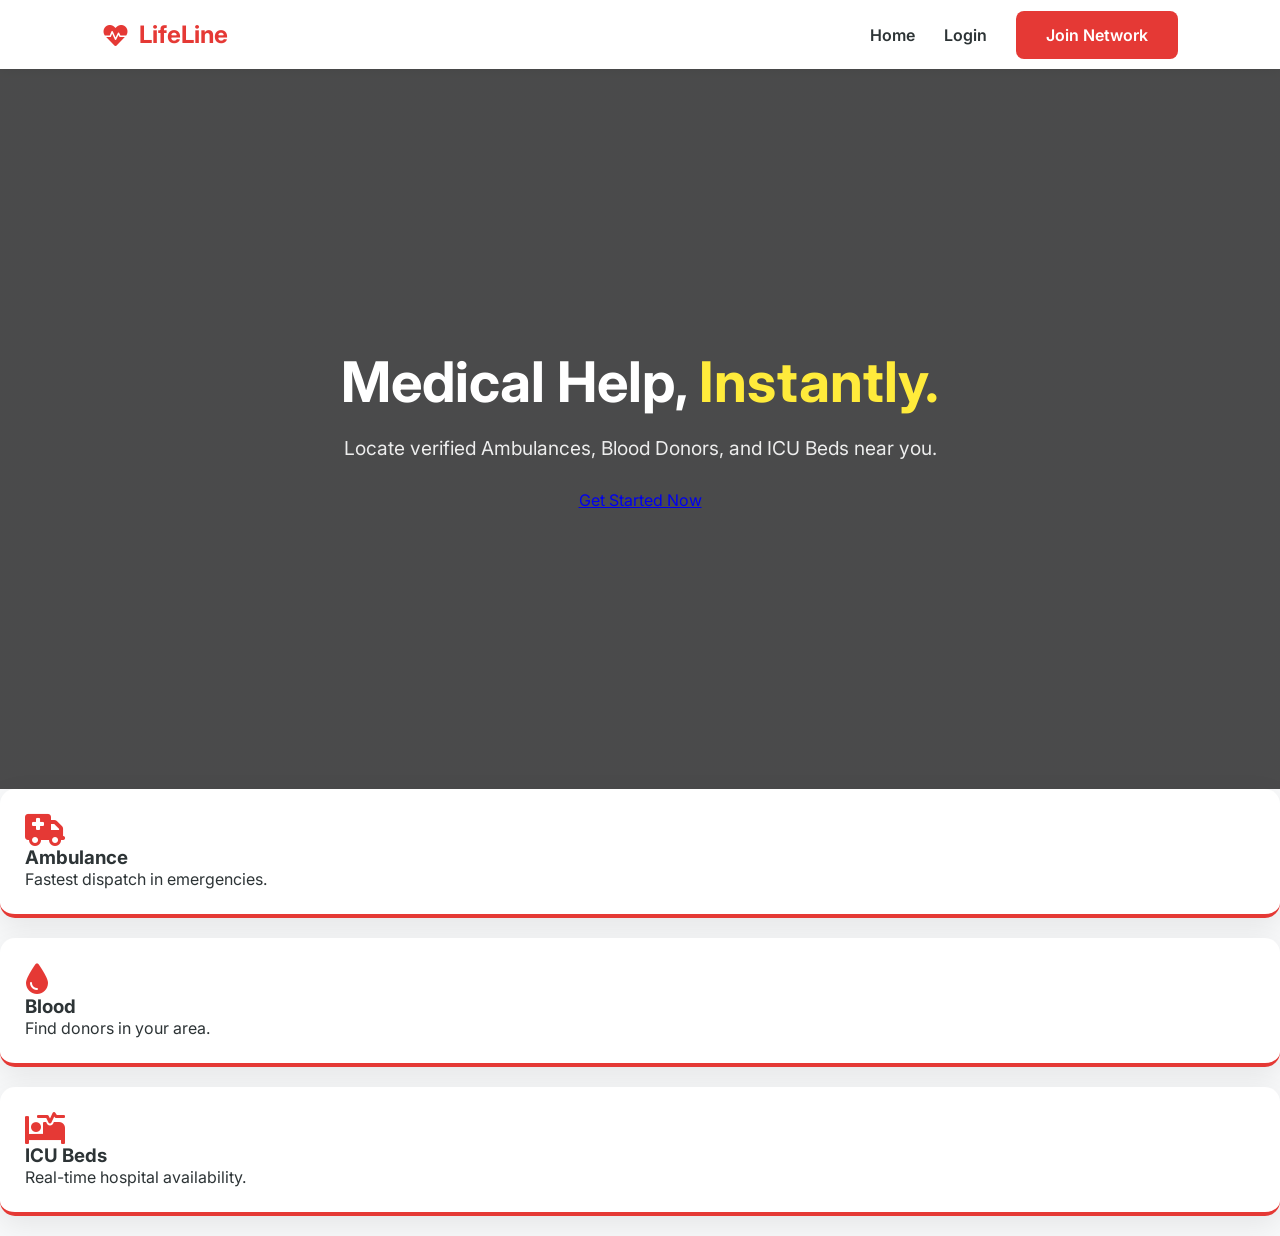
<file: emergency-frontend/index.html>
<!DOCTYPE html>
<html lang="en">
<head>
    <meta charset="UTF-8">
    <title>LifeLine | Medical Emergency Locator</title>
    <link rel="stylesheet" href="style.css">
    <link rel="stylesheet" href="https://cdnjs.cloudflare.com/ajax/libs/font-awesome/6.0.0/css/all.min.css">
</head>
<body>
    <nav>
        <div class="logo"><i class="fas fa-heartbeat"></i> LifeLine</div>
        <div class="nav-links">
            <a href="index.html">Home</a>
            <a href="login.html">Login</a>
            <a href="register.html" class="btn-main" style="color:white">Join Network</a>
        </div>
    </nav>

    <header class="hero">
        <h1>Medical Help, <span style="color:#ffeb3b">Instantly.</span></h1>
        <p>Locate verified Ambulances, Blood Donors, and ICU Beds near you.</p>
        <a href="register.html" class="btn">Get Started Now</a>
    </header>

    <section class="services">
        <div class="cards">
            <div class="card">
                <i class="fas fa-ambulance fa-2x" style="color:#e53935"></i>
                <h3>Ambulance</h3>
                <p>Fastest dispatch in emergencies.</p>
            </div>
            <div class="card">
                <i class="fas fa-tint fa-2x" style="color:#e53935"></i>
                <h3>Blood</h3>
                <p>Find donors in your area.</p>
            </div>
            <div class="card">
                <i class="fas fa-procedures fa-2x" style="color:#e53935"></i>
                <h3>ICU Beds</h3>
                <p>Real-time hospital availability.</p>
            </div>
        </div>
    </section>
</body>
</html>
</file>
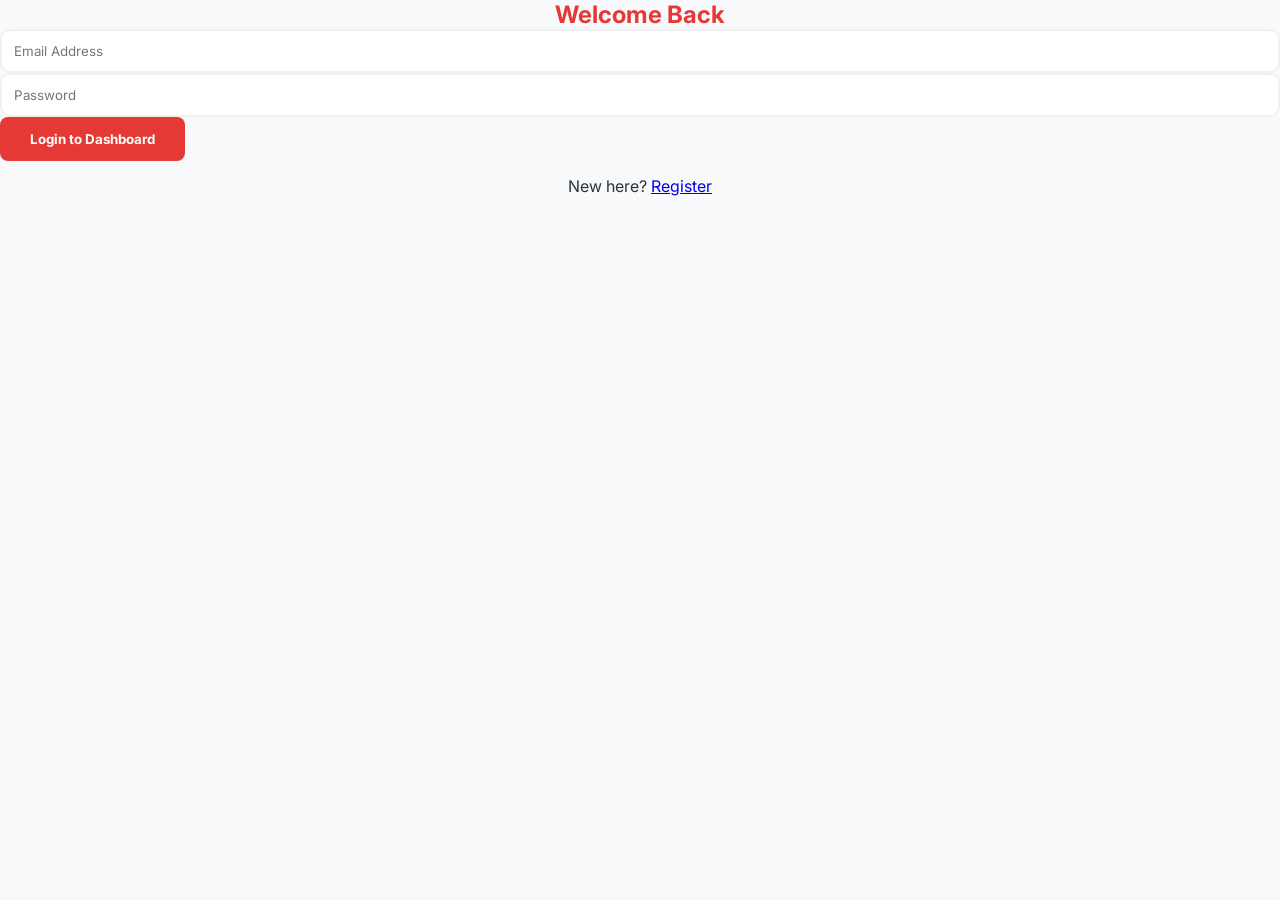
<file: emergency-frontend/admin-dashboard.html>
<!DOCTYPE html>
<html lang="en">
<head>
    <meta charset="UTF-8">
    <title>Admin Panel | LifeLine</title>
    <link rel="stylesheet" href="style.css">
    <link rel="stylesheet" href="https://cdnjs.cloudflare.com/ajax/libs/font-awesome/6.0.0/css/all.min.css">
</head>
<body>
    <div class="dashboard-grid">
        <aside class="sidebar" style="background: #2d3436; color: white;">
            <div class="logo" style="color: white; margin-bottom: 40px;"><i class="fas fa-shield-alt"></i> Admin</div>
            <nav class="nav-links" style="display: flex; flex-direction: column; gap: 20px;">
                <a href="#" style="color: white;"><i class="fas fa-users"></i> Providers</a>
                <a href="index.html" onclick="localStorage.clear()" style="color: #ff7675;"><i class="fas fa-power-off"></i> Logout</a>
            </nav>
        </aside>

        <main class="main-content">
            <h1>Global Network Oversight</h1>
            <div class="card" style="margin-top: 30px;">
                <h3>Pending Provider Verifications</h3>
                <table>
                    <thead>
                        <tr><th>Name</th><th>Type</th><th>Status</th><th>Action</th></tr>
                    </thead>
                    <tbody id="adminBody"></tbody>
                </table>
            </div>
        </main>
    </div>
    <script src="admin.js"></script>
</body>
</html>
</file>
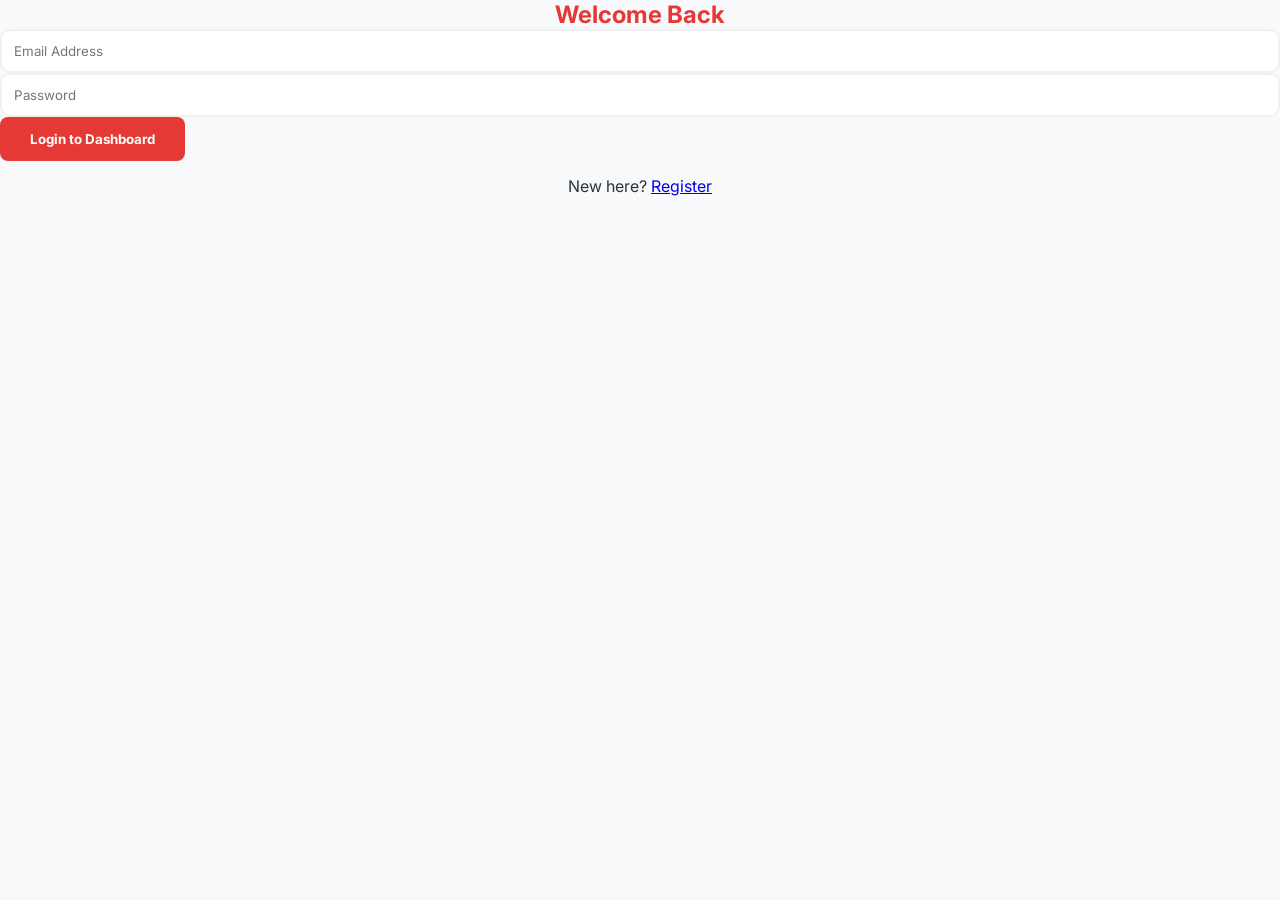
<file: emergency-frontend/login.html>
<!DOCTYPE html>
<html lang="en">
<head>
    <meta charset="UTF-8">
    <title>Login | LifeLine</title>
    <link rel="stylesheet" href="style.css">
</head>
<body>
    <div class="form-box auth-card">
        <h2 style="text-align:center; color:#e53935">Welcome Back</h2>
        <form onsubmit="loginUser(event)">
            <input type="email" id="email" placeholder="Email Address" required>
            <input type="password" id="password" placeholder="Password" required>
            <button type="submit" class="btn-main">Login to Dashboard</button>
        </form>
        <p style="text-align:center; margin-top:15px">New here? <a href="register.html">Register</a></p>
    </div>
    <script src="auth.js"></script>
</body>
</html>
</file>
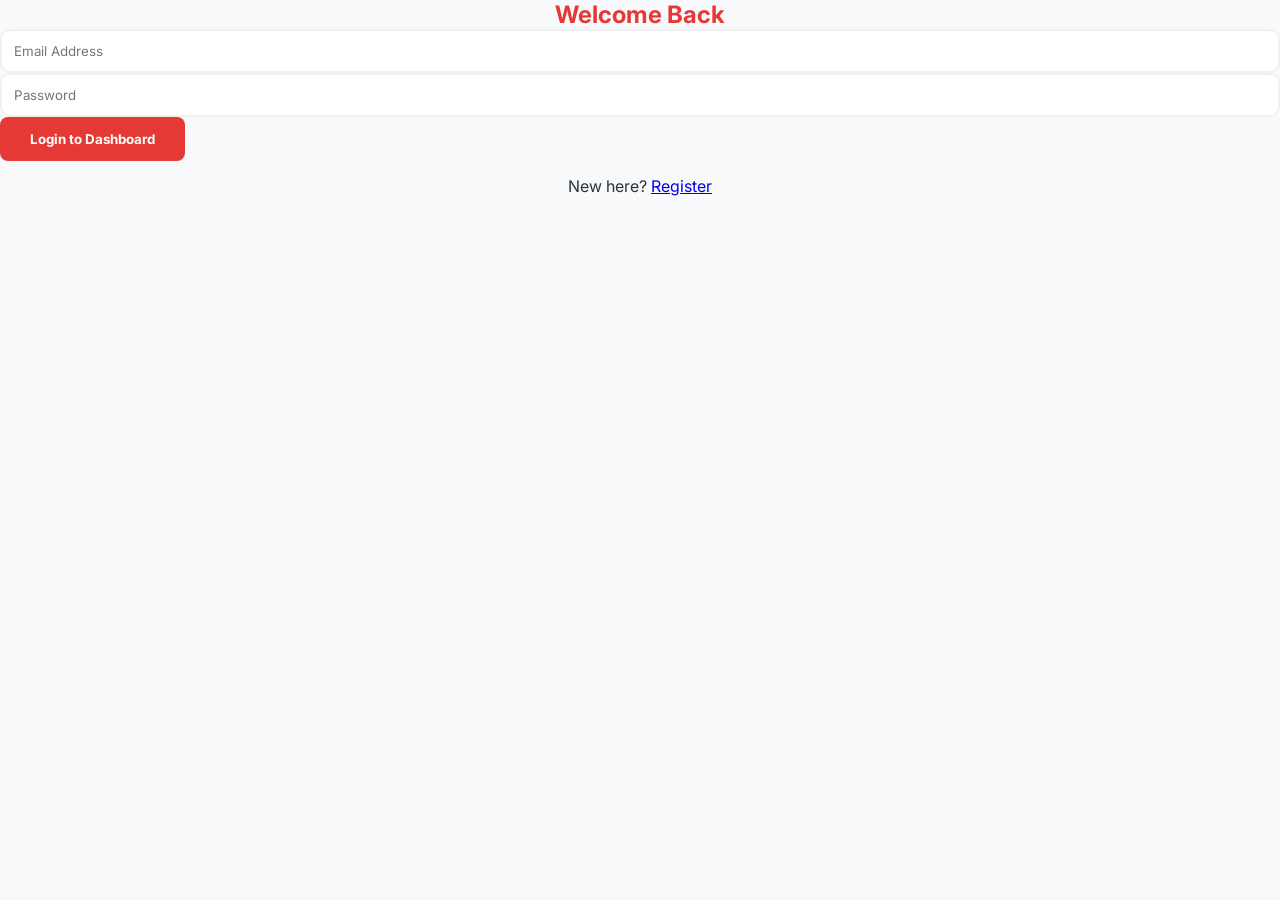
<file: emergency-frontend/provider-dashboard.html>
<!DOCTYPE html>
<html lang="en">
<head>
    <meta charset="UTF-8">
    <title>Provider Dashboard | LifeLine</title>
    <link rel="stylesheet" href="style.css">
    <link rel="stylesheet" href="https://cdnjs.cloudflare.com/ajax/libs/font-awesome/6.0.0/css/all.min.css">
</head>
<body>
    <div class="dashboard-grid">
        <aside class="sidebar">
            <div class="logo" style="margin-bottom: 40px;"><i class="fas fa-heartbeat"></i> LifeLine</div>
            <div style="background: #f8f9fa; padding: 15px; border-radius: 10px; margin-bottom: 20px;">
                <p style="font-size: 12px; font-weight: bold; margin-bottom: 10px;">AVAILABILITY</p>
                <button id="statusBtn" onclick="toggleStatus()" class="btn-main" style="background: #4caf50; width: 100%;">Online</button>
            </div>
            <nav class="nav-links" style="display: flex; flex-direction: column; gap: 20px;">
                <a href="index.html" onclick="localStorage.clear()"><i class="fas fa-sign-out-alt"></i> Logout</a>
            </nav>
        </aside>

        <main class="main-content">
            <header style="margin-bottom: 30px;">
                <h1>Provider Panel: <span id="pName" style="color: var(--primary);">Loading...</span></h1>
            </header>

            <div class="card" style="border-bottom-color: #4caf50;">
                <h3>Incoming Emergency Requests</h3>
                <div id="requestContainer" style="margin-top: 20px; display: grid; gap: 15px;">
                    <p style="color: #666;">Waiting for emergencies...</p>
                </div>
            </div>
        </main>
    </div>
    <script src="provider.js"></script>
</body>
</html>
</file>
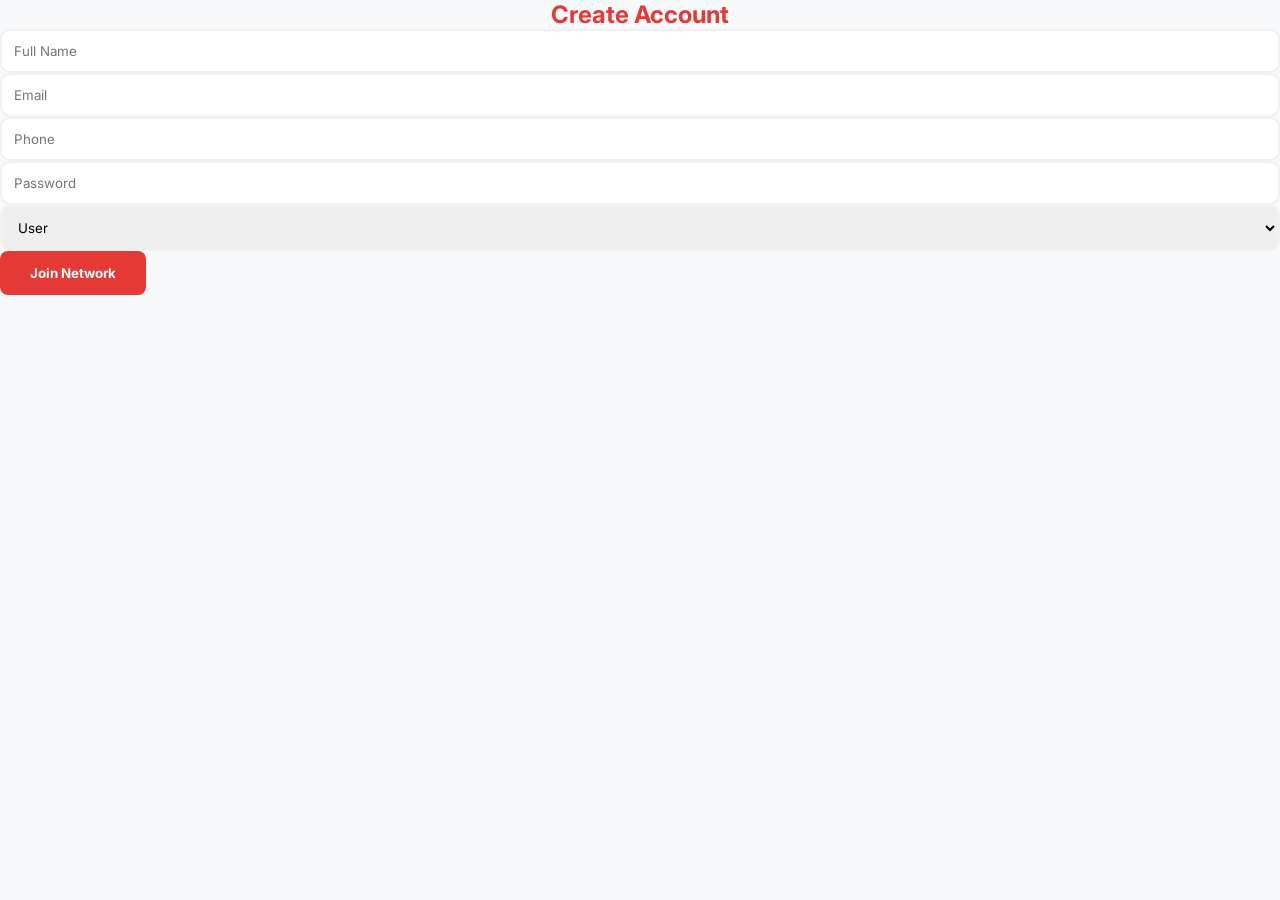
<file: emergency-frontend/register.html>
<!DOCTYPE html>
<html lang="en">
<head>
    <meta charset="UTF-8">
    <title>Register | LifeLine</title>
    <link rel="stylesheet" href="style.css">
</head>
<body>
    <div class="form-box auth-card">
        <h2 style="text-align:center; color:#e53935">Create Account</h2>
        <form onsubmit="registerUser(event)">
            <input type="text" id="name" placeholder="Full Name" required>
            <input type="email" id="email" placeholder="Email" required>
            <input type="text" id="phone" placeholder="Phone" required>
            <input type="password" id="password" placeholder="Password" required>
            <select id="role">
                <option value="USER">User</option>
                <option value="PROVIDER">Provider</option>
            </select>
    
            <button type="submit" class="btn-main">Join Network</button>
        </form>
    </div>
    <script src="auth.js"></script>
</body>
</html>
</file>
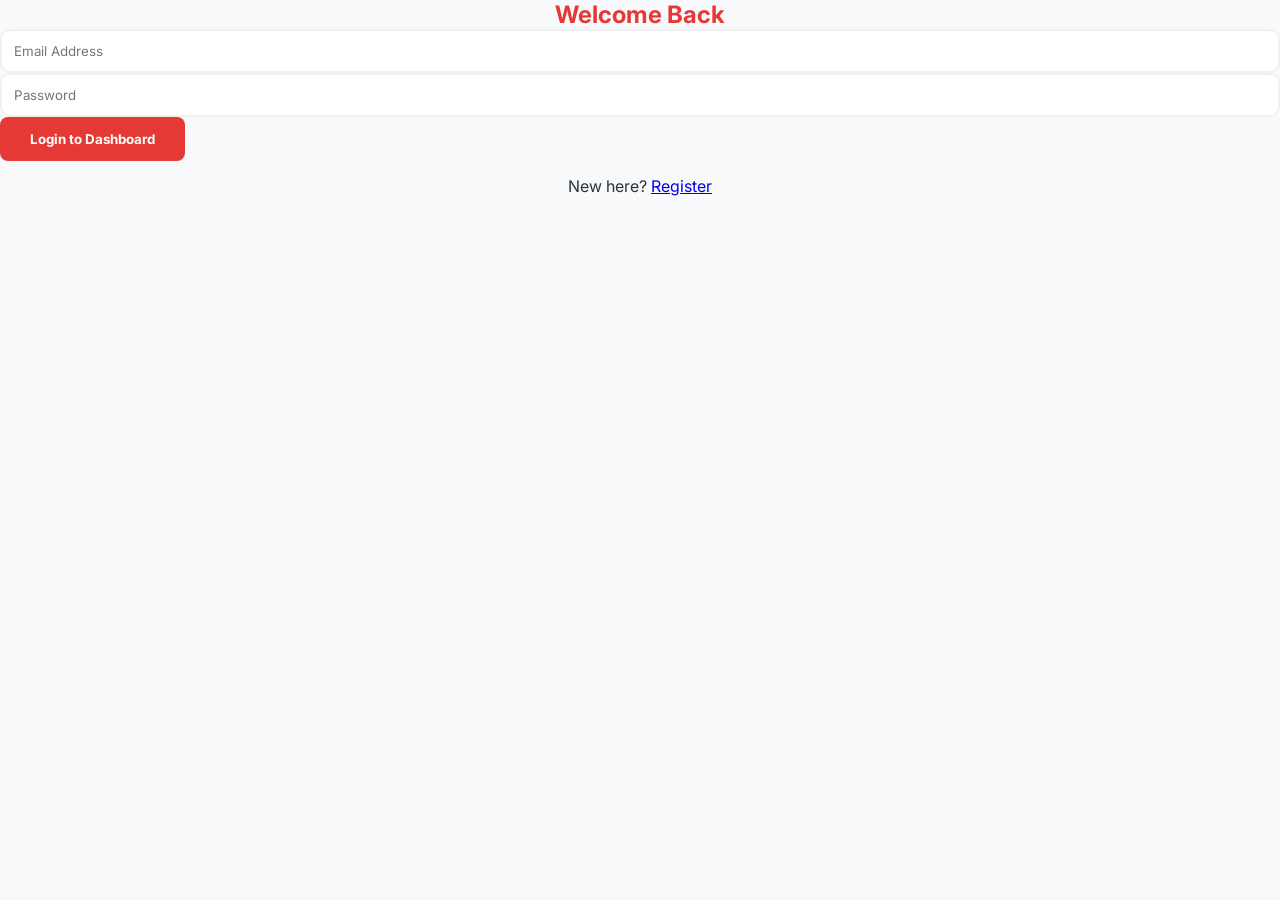
<file: emergency-frontend/user-dashboard.html>
<!DOCTYPE html>
<html lang="en">
<head>
    <meta charset="UTF-8">
    <title>User Panel | LifeLine</title>
    <link rel="stylesheet" href="style.css">
    <link rel="stylesheet" href="https://cdnjs.cloudflare.com/ajax/libs/font-awesome/6.0.0/css/all.min.css">
</head>
<body>
    <div class="dashboard-grid">
        <aside class="sidebar">
            <div class="logo" style="margin-bottom: 40px;"><i class="fas fa-heartbeat"></i> LifeLine</div>
            <nav class="nav-links" style="display: flex; flex-direction: column; gap: 20px;">
                <a href="#"><i class="fas fa-plus-circle"></i> New Request</a>
                <a href="#"><i class="fas fa-history"></i> My History</a>
                <a href="index.html" onclick="localStorage.clear()"><i class="fas fa-sign-out-alt"></i> Logout</a>
            </nav>
        </aside>

        <main class="main-content">
            <header style="display: flex; justify-content: space-between; margin-bottom: 30px;">
                <h1>Welcome Back, <span id="userName" style="color: var(--primary);">User</span></h1>
                <button onclick="getLocation()" class="btn-main"><i class="fas fa-location-arrow"></i> Get My Location</button>
            </header>

            <div class="card">
                <h3>Request Emergency Help</h3>
                <form id="emergencyForm" style="display: grid; grid-template-columns: 1fr 1fr; gap: 15px; margin-top: 15px;">
                    <select id="resourceType">
                        <option value="AMBULANCE">Ambulance</option>
                        <option value="BLOOD">Blood Donor</option>
                        <option value="ICU">ICU Bed</option>
                    </select>
                    <input type="text" id="lat" placeholder="Latitude" readonly>
                    <input type="text" id="lng" placeholder="Longitude" readonly>
                    <button type="button" onclick="sendRequest()" class="btn-main">Send Alert</button>
                </form>
            </div>

            <div class="card">
                <h3>Your Recent Activity</h3>
                <table id="historyTable">
                    <thead>
                        <tr><th>Type</th><th>Status</th><th>Time</th></tr>
                    </thead>
                    <tbody id="historyBody"></tbody>
                </table>
            </div>
        </main>
    </div>
    <script src="user.js"></script>
</body>
</html><!DOCTYPE html>
<html lang="en">
<head>
    <meta charset="UTF-8">
    <title>User Panel | LifeLine</title>
    <link rel="stylesheet" href="style.css">
    <link rel="stylesheet" href="https://cdnjs.cloudflare.com/ajax/libs/font-awesome/6.0.0/css/all.min.css">
</head>
<body>
    <div class="dashboard-grid">
        <aside class="sidebar">
            <div class="logo" style="margin-bottom: 40px;"><i class="fas fa-heartbeat"></i> LifeLine</div>
            <nav class="nav-links" style="display: flex; flex-direction: column; gap: 20px;">
                <a href="#"><i class="fas fa-plus-circle"></i> New Request</a>
                <a href="#"><i class="fas fa-history"></i> My History</a>
                <a href="index.html" onclick="localStorage.clear()"><i class="fas fa-sign-out-alt"></i> Logout</a>
            </nav>
        </aside>

        <main class="main-content">
            <header style="display: flex; justify-content: space-between; margin-bottom: 30px;">
                <h1>Welcome Back, <span id="userName" style="color: var(--primary);">User</span></h1>
                <button onclick="getLocation()" class="btn-main"><i class="fas fa-location-arrow"></i> Get My Location</button>
            </header>

            <div class="card">
                <h3>Request Emergency Help</h3>
                <form id="emergencyForm" style="display: grid; grid-template-columns: 1fr 1fr; gap: 15px; margin-top: 15px;">
                    <select id="resourceType">
                        <option value="AMBULANCE">Ambulance</option>
                        <option value="BLOOD">Blood Donor</option>
                        <option value="ICU">ICU Bed</option>
                    </select>
                    <input type="text" id="lat" placeholder="Latitude" readonly>
                    <input type="text" id="lng" placeholder="Longitude" readonly>
                    <button type="button" onclick="sendRequest()" class="btn-main">Send Alert</button>
                </form>
            </div>

            <div class="card">
                <h3>Your Recent Activity</h3>
                <table id="historyTable">
                    <thead>
                        <tr><th>Type</th><th>Status</th><th>Time</th></tr>
                    </thead>
                    <tbody id="historyBody"></tbody>
                </table>
            </div>
        </main>
    </div>
    <script src="user.js"></script>
</body>
</html><!DOCTYPE html>
<html lang="en">
<head>
    <meta charset="UTF-8">
    <title>User Panel | LifeLine</title>
    <link rel="stylesheet" href="style.css">
    <link rel="stylesheet" href="https://cdnjs.cloudflare.com/ajax/libs/font-awesome/6.0.0/css/all.min.css">
</head>
<body>
    <div class="dashboard-grid">
        <aside class="sidebar">
            <div class="logo" style="margin-bottom: 40px;"><i class="fas fa-heartbeat"></i> LifeLine</div>
            <nav class="nav-links" style="display: flex; flex-direction: column; gap: 20px;">
                <a href="#"><i class="fas fa-plus-circle"></i> New Request</a>
                <a href="#"><i class="fas fa-history"></i> My History</a>
                <a href="index.html" onclick="localStorage.clear()"><i class="fas fa-sign-out-alt"></i> Logout</a>
            </nav>
        </aside>

        <main class="main-content">
            <header style="display: flex; justify-content: space-between; margin-bottom: 30px;">
                <h1>Welcome Back, <span id="userName" style="color: var(--primary);">User</span></h1>
                <button onclick="getLocation()" class="btn-main"><i class="fas fa-location-arrow"></i> Get My Location</button>
            </header>

            <div class="card">
                <h3>Request Emergency Help</h3>
                <form id="emergencyForm" style="display: grid; grid-template-columns: 1fr 1fr; gap: 15px; margin-top: 15px;">
                    <select id="resourceType">
                        <option value="AMBULANCE">Ambulance</option>
                        <option value="BLOOD">Blood Donor</option>
                        <option value="ICU">ICU Bed</option>
                    </select>
                    <input type="text" id="lat" placeholder="Latitude" readonly>
                    <input type="text" id="lng" placeholder="Longitude" readonly>
                    <button type="button" onclick="sendRequest()" class="btn-main">Send Alert</button>
                </form>
            </div>

            <div class="card">
                <h3>Your Recent Activity</h3>
                <table id="historyTable">
                    <thead>
                        <tr><th>Type</th><th>Status</th><th>Time</th></tr>
                    </thead>
                    <tbody id="historyBody"></tbody>
                </table>
            </div>
        </main>
    </div>
    <script src="user.js"></script>
</body>
</html><!DOCTYPE html>
<html lang="en">
<head>
    <meta charset="UTF-8">
    <title>User Panel | LifeLine</title>
    <link rel="stylesheet" href="style.css">
    <link rel="stylesheet" href="https://cdnjs.cloudflare.com/ajax/libs/font-awesome/6.0.0/css/all.min.css">
</head>
<body>
    <div class="dashboard-grid">
        <aside class="sidebar">
            <div class="logo" style="margin-bottom: 40px;"><i class="fas fa-heartbeat"></i> LifeLine</div>
            <nav class="nav-links" style="display: flex; flex-direction: column; gap: 20px;">
                <a href="#"><i class="fas fa-plus-circle"></i> New Request</a>
                <a href="#"><i class="fas fa-history"></i> My History</a>
                <a href="index.html" onclick="localStorage.clear()"><i class="fas fa-sign-out-alt"></i> Logout</a>
            </nav>
        </aside>

        <main class="main-content">
            <header style="display: flex; justify-content: space-between; margin-bottom: 30px;">
                <h1>Welcome Back, <span id="userName" style="color: var(--primary);">User</span></h1>
                <button onclick="getLocation()" class="btn-main"><i class="fas fa-location-arrow"></i> Get My Location</button>
            </header>

            <div class="card">
                <h3>Request Emergency Help</h3>
                <form id="emergencyForm" style="display: grid; grid-template-columns: 1fr 1fr; gap: 15px; margin-top: 15px;">
                    <select id="resourceType">
                        <option value="AMBULANCE">Ambulance</option>
                        <option value="BLOOD">Blood Donor</option>
                        <option value="ICU">ICU Bed</option>
                    </select>
                    <input type="text" id="lat" placeholder="Latitude" readonly>
                    <input type="text" id="lng" placeholder="Longitude" readonly>
                    <button type="button" onclick="sendRequest()" class="btn-main">Send Alert</button>
                </form>
            </div>

            <div class="card">
                <h3>Your Recent Activity</h3>
                <table id="historyTable">
                    <thead>
                        <tr><th>Type</th><th>Status</th><th>Time</th></tr>
                    </thead>
                    <tbody id="historyBody"></tbody>
                </table>
            </div>
        </main>
    </div>
    <script src="user.js"></script>
</body>
</html>
</file>
<file: emergency-frontend/style.css>
@import url('https://fonts.googleapis.com/css2?family=Inter:wght@300;400;600;700&display=swap');

:root {
    --primary: #e53935;
    --primary-dark: #b71c1c;
    --accent: #2d3436;
    --bg: #f8f9fa;
    --white: #ffffff;
    --shadow: 0 10px 30px rgba(0,0,0,0.08);
}

* { box-sizing: border-box; margin: 0; padding: 0; font-family: 'Inter', sans-serif; }

body { background: var(--bg); color: var(--accent); overflow-x: hidden; animation: fadeIn 0.6s ease-in; }

@keyframes fadeIn { from { opacity: 0; } to { opacity: 1; } }

/* Navigation */
nav { display: flex; justify-content: space-between; align-items: center; padding: 20px 8%; background: var(--white); box-shadow: 0 2px 10px rgba(0,0,0,0.05); visibility: top; z-index: 1000; }
.logo { font-size: 24px; font-weight: 700; color: var(--primary); display: flex; align-items: center; gap: 10px; }
.nav-links a { text-decoration: none; color: var(--accent); font-weight: 600; margin-left: 25px; transition: 0.3s; }
.nav-links a:hover { color: var(--primary); }

/* Hero */
.hero { height: 80vh; background: linear-gradient(rgba(0,0,0,0.7), rgba(0,0,0,0.7)), url('https://images.unsplash.com/photo-1587350859728-117622bc75fb?q=80&w=2070'); background-size: cover; display: flex; flex-direction: column; align-items: center; justify-content: center; color: white; text-align: center; padding: 0 20px; }
.hero h1 { font-size: 3.5rem; margin-bottom: 20px; }
.hero p { font-size: 1.2rem; margin-bottom: 30px; opacity: 0.9; }

/* Buttons */
.btn-main { background: var(--primary); color: white; padding: 14px 30px; border-radius: 8px; border: none; font-weight: 700; cursor: pointer; transition: 0.3s; text-decoration: none; }
.btn-main:hover { background: var(--primary-dark); transform: translateY(-2px); box-shadow: 0 5px 15px rgba(229, 57, 53, 0.4); }

/* Forms */
.auth-container { max-width: 450px; margin: 80px auto; background: white; padding: 40px; border-radius: 20px; box-shadow: var(--shadow); border: 1px solid #eee; }
.input-group { margin-bottom: 20px; }
.input-group label { display: block; margin-bottom: 8px; font-weight: 600; font-size: 14px; }
input, select { width: 100%; padding: 12px; border: 2px solid #f1f1f1; border-radius: 10px; outline: none; transition: 0.3s; }
input:focus { border-color: var(--primary); }

/* Dashboard Layout */
.dashboard-grid { display: grid; grid-template-columns: 280px 1fr; min-height: 100vh; }
.sidebar { background: white; border-right: 1px solid #eee; padding: 30px; }
.main-content { padding: 40px; }
.card { background: white; padding: 25px; border-radius: 15px; box-shadow: var(--shadow); margin-bottom: 20px; border-bottom: 4px solid var(--primary); transition: 0.3s; }
.card:hover { transform: translateY(-5px); }

/* Table */
table { width: 100%; border-collapse: collapse; margin-top: 20px; background: white; border-radius: 10px; overflow: hidden; }
th { background: #f8f9fa; padding: 15px; text-align: left; color: #666; font-size: 13px; text-transform: uppercase; }
td { padding: 15px; border-top: 1px solid #eee; }

.sidebar .nav-links a i { margin-right: 10px; width: 20px; text-align: center; }
.badge { background: #ffebee; color: #e53935; padding: 4px 10px; border-radius: 20px; font-size: 11px; font-weight: bold; }
</file>
